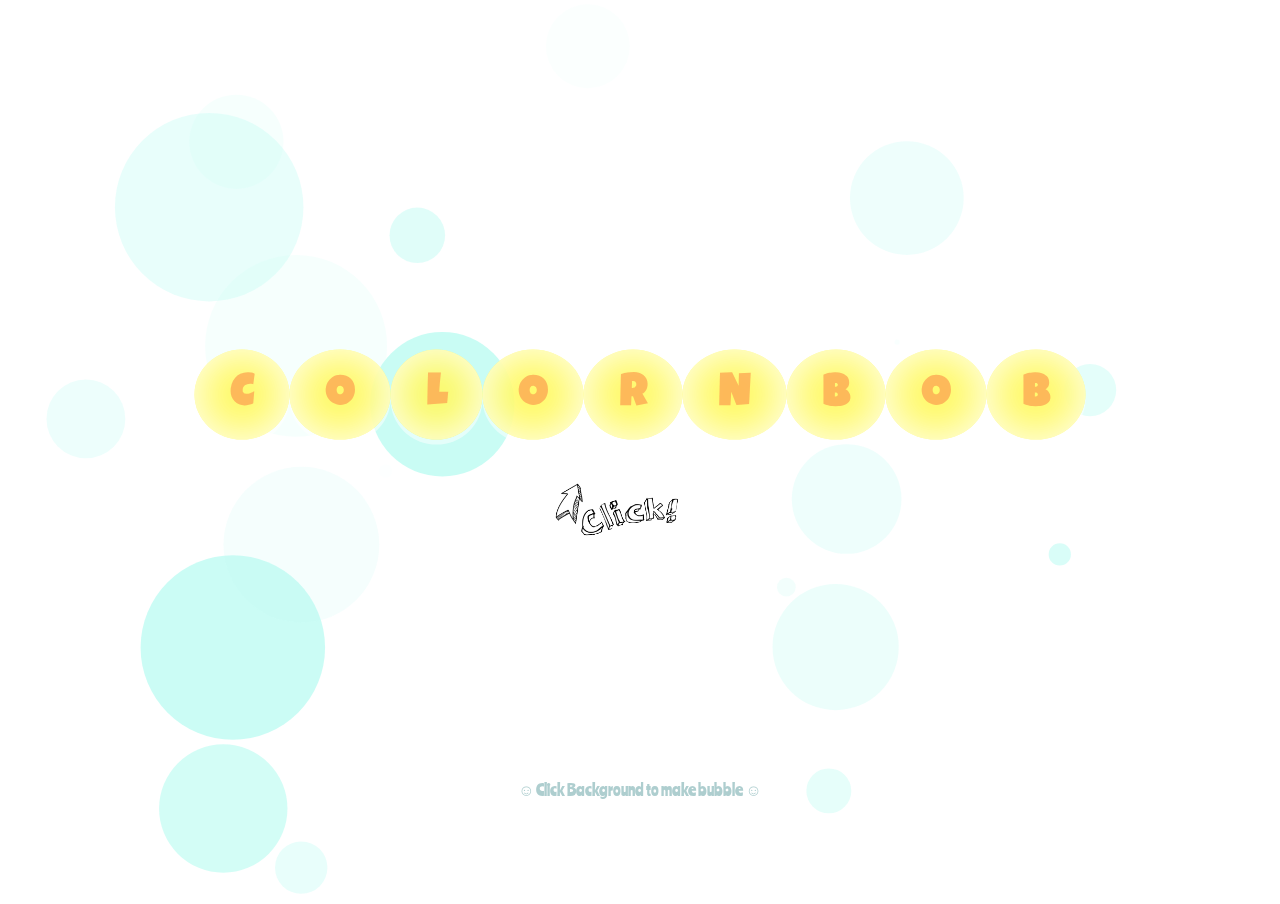
<file: index.html>
<!DOCTYPE html>
<html lang="en">
  <head>
    <meta charset="utf-8" />
    <title>ColornBoB</title>
    <meta
      name="description"
      content="particles.js is a lightweight JavaScript library for creating particles."
    />
    <meta name="author" content="Vincent Garreau" />
    <meta
      name="viewport"
      content="width=device-width; initial-scale=1.0; maximum-scale=1.0; user-scalable=0;"
    />
    <link rel="stylesheet" media="screen" href="css/style.css" />
    <link
      href="https://fonts.googleapis.com/css?family=Luckiest+Guy|Ranchers"
      rel="stylesheet"
    />
    <script src="js/jquery.min.js"></script>
    <script src="js/jquery-ui.js"></script>
    <script src="js/jquery-1.11.0.min.js"></script>
    <script src="js/jquery-color.js"></script>
    <style>
      .hide {
        display: none;
      }
    </style>
    <script>
      function getUrlVars() {
        var vars = {};
        var parts = window.location.href.replace(
          /[?&]+([^=&]+)=([^&#]*)/gi,
          function(m, key, value) {
            vars[key] = value;
          }
        );
        return vars;
      }
      var fType = getUrlVars()["type"];
      var t = 5;
      //顯示倒數秒收
      function showTime() {
        t -= 1;
        if (t == 0) {
          location.href = "chooseTheme.html";
        }
        setTimeout("showTime()", 1000);
      }
      $(document).ready(function() {
        $("qq").text(fType);
        var state = true;
        $("h1").click(function() {
          $("h1").removeClass("myh2");
          $("#clickimg").addClass("hide");
          $("h1").animate(
            {
              top: "-100px",
              opacity: "0.5"
            },
            3000,
            function() {
              $("h1").addClass("hide");
              $("#ImgBob").addClass("hide");
            }
          );
          $("#particles-js").animate(
            {
              opacity: "0"
            },
            3000,
            function() {
              $("#particles-js").addClass("hide");
            }
          );
          $("body").animate(
            {
              backgroundColor: "#e2e8b7"
            },
            1000,
            function() {
              $("body").css("background-color", "#e2e8b7");
              showTime();
            }
          );
        });
      });
    </script>
  </head>

  <body id="particles-js">
    <div>
      <h1 class="myh1 myh2">
        <!-- <div>
          <span>C</span>
          <span>O</span>
          <span>L</span>
          <span>O</span>
          <span>R</span>
        </div>
        <div><span>N</span></div>
        <div>
          <span>B</span>
          <span>O</span>
          <span>B</span>
        </div> -->
        <span>C</span>
        <span>O</span>
        <span>L</span>
        <span>O</span>
        <span>R</span>
        <span>N</span>
        <span>B</span>
        <span>O</span>
        <span>B</span>
        <img
          src="img/click.png"
          id="clickimg"
          onmouseout="this.src='img/click.png'"
          onmouseover="this.src='img/click2.png'"
        />
      </h1>
      <p class="ImgAnywhere" id="ImgBob">☺ Click Background to make bubble ☺</p>
      <!-- <img src="img/2.png" class="ImgAnywhere" id="ImgBob" /> -->
      <!-- <div id="particles-js"></div> -->
    </div>
  </body>
  <script src="js/particles.js"></script>
  <script src="js/app.js"></script>
</html>
</file>
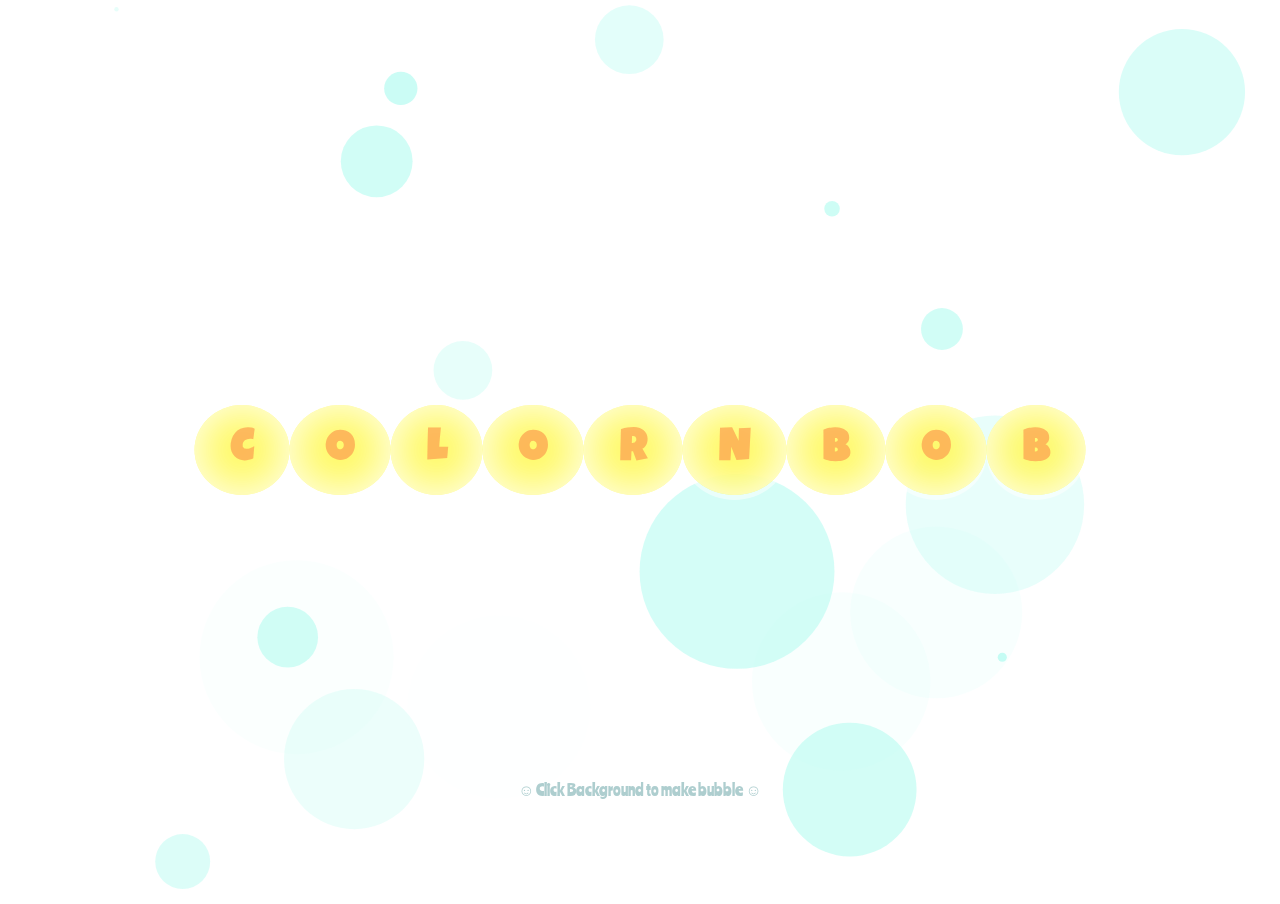
<file: final.html>
<!DOCTYPE html>
<html lang="en">
  <head>
    <meta charset="utf-8" />
    <title>ColornBoB | Final</title>
    <meta
      name="description"
      content="particles.js is a lightweight JavaScript library for creating particles."
    />
    <meta name="author" content="Vincent Garreau" />
    <meta
      name="viewport"
      content="width=device-width, initial-scale=1.0, minimum-scale=1.0, maximum-scale=1.0, user-scalable=no"
    />
    <link rel="stylesheet" media="screen" href="css/style.css" />
    <link
      href="https://fonts.googleapis.com/css?family=Luckiest+Guy|Ranchers"
      rel="stylesheet"
    />

    <script src="js/jquery.min.js"></script>
    <script src="js/jquery-ui.js"></script>
    <script src="js/jquery-1.11.0.min.js"></script>
    <script src="js/jquery-color.js"></script>

    <style>
      .hide {
        display: none;
      }
    </style>
    <script>
      function getUrlVars() {
        var vars = {};
        var parts = window.location.href.replace(
          /[?&]+([^=&]+)=([^&#]*)/gi,
          function(m, key, value) {
            vars[key] = value;
          }
        );
        return vars;
      }
      var fType = getUrlVars()["type"];

      var t = 5;
      //顯示倒數秒收
      function showTime() {
        t -= 1;
        if (t == 0) {
          location.href = "chooseTheme.html";
        }
        setTimeout("showTime()", 1000);
      }
      $(document).ready(function() {
        getUrlVars();
        $(".myh1 span").css("background-color", localStorage.test2);
        $("body").css("background-color", localStorage.test3);
        var state = true;
        $("h1").click(function() {
          $("h1").removeClass("myh2");
          $("#clickimg").addClass("hide");
          $("h1").animate(
            {
              top: "-100px",
              opacity: "0.5"
            },
            3000,
            function() {
              $("h1").addClass("hide");
              $("#ImgBob").addClass("hide");
            }
          );
          $("#particles-js").animate(
            {
              opacity: "0"
            },
            3000,
            function() {
              $("#particles-js").addClass("hide");
            }
          );
          $("body").animate(
            {
              backgroundColor: "#e2e8b7"
            },
            1000,
            function() {
              $("body").css("background-color", "#e2e8b7");
              showTime();
            }
          );
        });
      });
    </script>
  </head>
  <body id="particles-js">
    <div>
      <h1 class="myh1 myh2">
        <span>C</span>
        <span>O</span>
        <span>L</span>
        <span>O</span>
        <span>R</span>
        <span>N</span>
        <span>B</span>
        <span>O</span>
        <span>B</span>
      </h1>
      <p class="ImgAnywhere" id="ImgBob">☺ Click Background to make bubble ☺</p>
    </div>
  </body>
  <script src="js/particles.js"></script>
  <script src="js/app.js"></script>
</html>
</file>
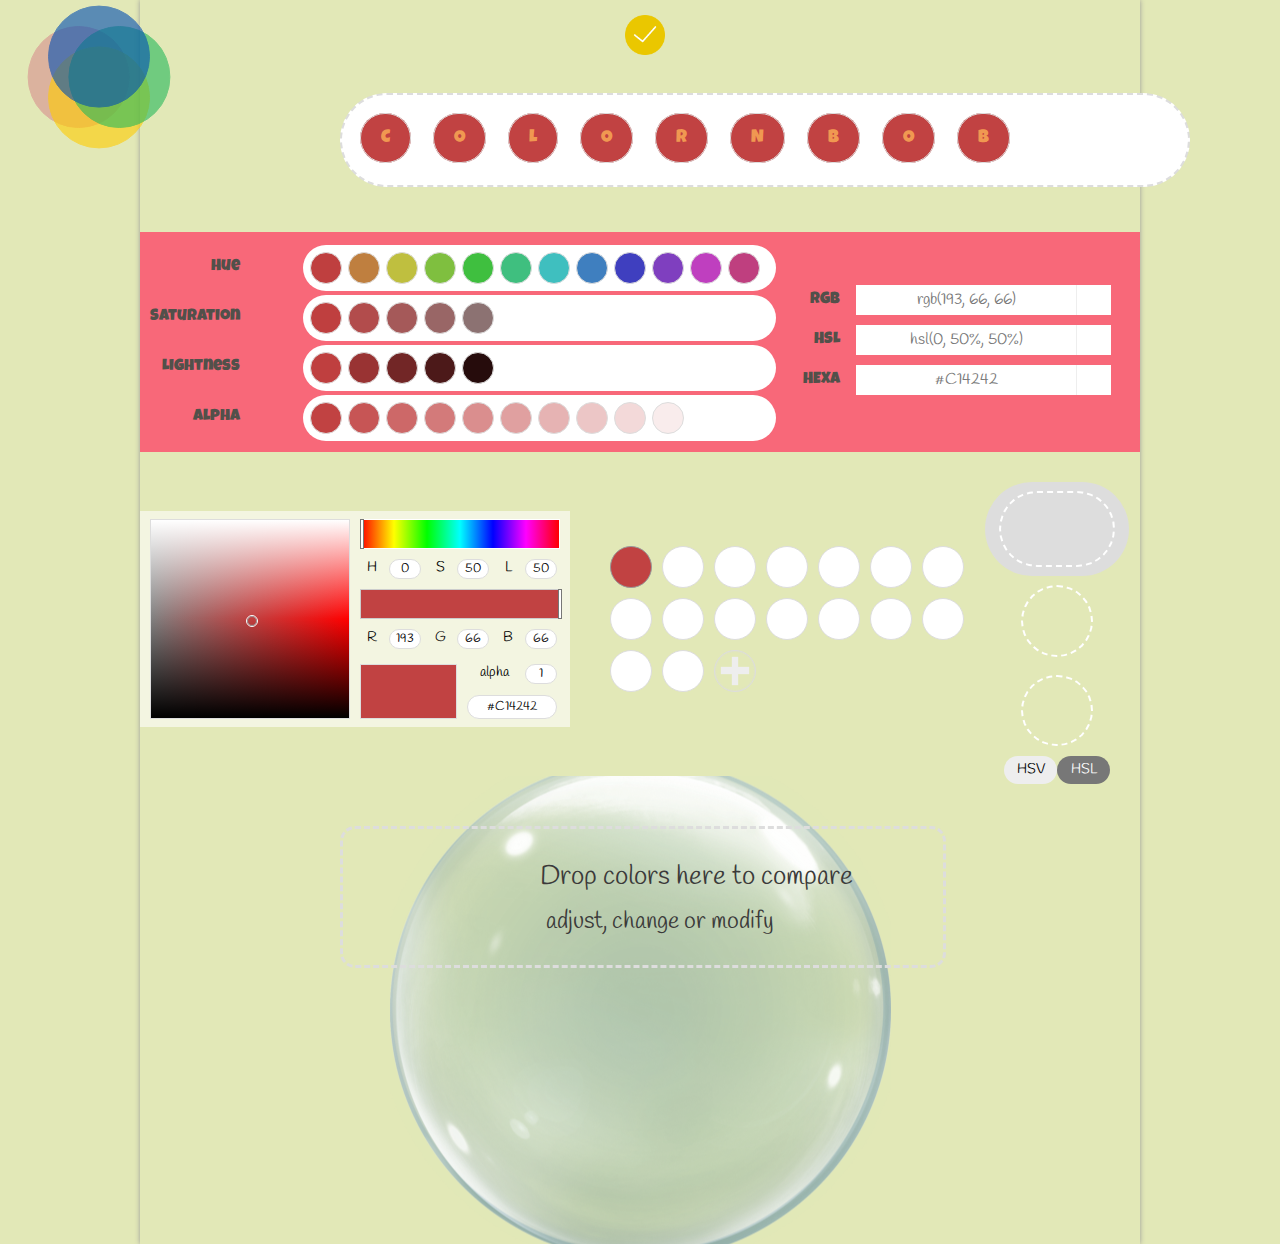
<file: pickcolor.html>
<!DOCTYPE html>
<html lang="en">

<head>
    <meta charset="utf-8">
    <title>ColornBoB | PICK！</title>
    <meta name="description" content="particles.js is a lightweight JavaScript library for creating particles.">
    <meta name="author" content="Vincent Garreau" />
    <meta name="viewport" content="width=device-width, initial-scale=1.0, minimum-scale=1.0, maximum-scale=1.0, user-scalable=no">
    <link href="https://fonts.googleapis.com/css?family=Luckiest+Guy|Ranchers|Handlee" rel="stylesheet">

    <link rel="stylesheet" href="css/pick.css">

    <script src="js/jquery.min.js"></script>
    <script src="js/jquery-ui.js"></script>
    <script src="js/jquery-ui.min.js"></script>

    <script src="js/jquery-1.11.0.min.js"></script>
    <script src="js/jquery-color.js"></script>
    <script src="js/pick.js"></script>
    <style>
        .hide {
            display: none;
        }
        
        #success {
            margin-bottom: -4%;
            margin-left: 48.5%;
            width: 4%;
        }
    </style>
    <script>
        $(document).ready(function() {
            $('#menu img').addClass('hide');
            $("#w3s").click(function() {
                var basefont = $('.colorbob div').css('background-color');
                $("#w3s").attr("href", "final.html?data=" + basefont);
                localStorage.test2 = basefont;
            });
            $('#menu').mouseover(function() {
                $('#menu img').removeClass('hide');
            });
            $('#menu').mouseout(function() {
                $('#menu img').addClass('hide');
            });
        });
    </script>
</head>

<body>

    <div id="container">

        <div>
            <a href="final.html" id="w3s"><img src="img/success.png" id="success" onmouseout="this.src='img/success.png'" onmouseover="this.src='img/success_2.png'"></a>
        </div>
        <div id="newcolors">
            <div class="colorbob">
                <div>C</div>
                <div>O</div>
                <div>L</div>
                <div>O</div>
                <div>R</div>
                <div>N</div>
                <div>B</div>
                <div>O</div>
                <div>B</div>
            </div>
        </div>
        <div id="palette" class="block">

            <div id="color-palette"></div>

            <div id="color-info">
            </div>
        </div>


        <div id="picker" class="block">

            <div class="ui-color-picker" data-topic="picker" data-mode="HSL"></div>

            <div id="picker-samples" sample-id="master"></div>

            <div id="controls">

                <div id="delete">

                    <div id="trash-can"></div>
                </div>

                <div id="void-sample" class="icon"></div>
            </div>
        </div>


        <div id="canvas" data-tutorial="drop">

            <div id="zindex" class="ui-input-slider" data-topic="z-index" data-info="z-index"  data-max="20" data-sensivity="10"></div>
        </div>
    </div>

    <div class="bobmenu">
        <ul id="menu">
            <li onclick="javascript:location.href='index.html'"><img src="img/bubbles.png"></li>
            <li onclick="javascript:location.href='chooseTheme.html'"><img src="img/pantone.png"></li>
            <li onclick="javascript:location.href='pickcolor.html'"><img src="img/palette.png"></li>
            <li onclick="javascript:location.href='introduce.html'"><img src="img/laughing.png"></li>
        </ul>
    </div>
</body>

</html>
</file>
<file: css/style.css>
html,
body {
  width: 100%;
  height: 100%;
  padding: 0;
  margin: 0;
}
::selection {
  background: rgba(252, 246, 248, 0);
}
#particles-js {
  width: 100%;
  height: 100%;
  background-color: rgba(255, 255, 255, 0.59);
  background-size: cover;
  background-position: 50% 50%;
  background-repeat: no-repeat;
}
.myh1 {
  margin: 0;
  padding: 0;
  position: absolute;
  top: 50%;
  left: 50%;
  transform: translate(-50%, -50%);
}
.myh1:hover {
  cursor: pointer;
}
.myh1 span {
  font-size: 5vmin;
  color: rgba(252, 172, 85, 0.83);
  background: rgba(255, 248, 65, 0.88);
  padding: 2.5vmin 4vmin;
  font-family: "Luckiest Guy", cursive;
  display: table-cell;
  border-radius: 100%;
  box-shadow: inset 0 0 50px rgb(255, 255, 255),
    0 5px 0 rgba(255, 255, 255, 0.51), 0 15px 5px rgba(0, 0, 0, 0);
}
.myh2 span {
  animation: animate 1.5s infinite;
}
@keyframes animate {
  0% {
    transform: translateY(0px);
    box-shadow: inset 0 0 50px rgb(255, 255, 255),
      0 5px 0 rgba(255, 255, 255, 0.51), 0 15px 5px rgba(0, 0, 0, 0);
  }
  50% {
    transform: translateY(-20px);
    box-shadow: inset 0 0 50px rgb(255, 255, 255),
      0 5px 0 rgba(247, 247, 46, 0.52), 0 15px 5px rgba(0, 0, 0, 0);
  }
  100% {
    transform: translateY(0px);
    box-shadow: inset 0 0 50px rgb(255, 255, 255),
      0 5px 0 rgba(247, 247, 46, 0.52), 0 15px 5px rgba(0, 0, 0, 0);
  }
}
.myh2 span:nth-child(1) {
  animation-delay: 0.2s;
}
.myh2 span:nth-child(2) {
  animation-delay: 0.4s;
}
.myh2 span:nth-child(3) {
  animation-delay: 0.6s;
}
.myh2 span:nth-child(4) {
  animation-delay: 0.8s;
}
.myh2 span:nth-child(5) {
  animation-delay: 1s;
}
.myh2 span:nth-child(6) {
  animation-delay: 1.2s;
}
.myh2 span:nth-child(7) {
  animation-delay: 1.4s;
}
.myh2 span:nth-child(8) {
  animation-delay: 1.6s;
}
.myh2 span:nth-child(9) {
  animation-delay: 1.8s;
}

.myh1Fly span {
  animation: Flyani 5s infinite;
}
@keyframes Flyani {
  0% {
    transform: translateY(0px);
    box-shadow: inset 0 0 50px rgb(255, 255, 255),
      0 5px 0 rgba(255, 255, 255, 0.51), 0 15px 5px rgba(0, 0, 0, 0);
  }
  10% {
    transform: translateY(-10px);
    box-shadow: inset 0 0 50px rgb(255, 255, 255),
      0 5px 0 rgba(255, 255, 255, 0.51), 0 15px 5px rgba(0, 0, 0, 0);
  }
  100% {
    transform: translateY(-1000px);
    box-shadow: inset 0 0 50px rgb(255, 255, 255),
      0 5px 0 rgba(255, 255, 255, 0.51), 0 15px 5px rgba(0, 0, 0, 0);
    opacity: 0;
  }
}
#clickimg {
  margin-top: 4vh;
  width: 15%;
  margin-left: 40%;
}
.ImgAnywhere {
  opacity: 0.5;
  margin: 0;
  padding: 0;
  position: absolute;
  bottom: 10%;
  left: 50%;
  text-align: center;
  transform: translate(-50%, -50%);
  width: 40vh;
  animation: animate3 2.5s infinite;
  font-family: "Ranchers", cursive;
  color: cadetblue;
}
@keyframes animate3 {
  0% {
    opacity: 1;
  }
  50% {
    opacity: 0.5;
  }
  100% {
    opacity: 1;
  }
}

@media screen and (max-width: 800px) {
  .ImgAnywhere {
    width: 30vh;
  }
}
/*
.text
{
    position:absolute;
    margin-top: -550px;
    margin-left: 300px;
    text-align: center;
    display: inline-block;
    transition: .5s;
}
.text span
{
    background: #fff;
    width: 80px;
    height: 80px;
    display: block;
    line-height: 80px;
    font-family: 'Ranchers', cursive;
    font-weight: bold;
    color: rgba(182, 156, 109, 0.66);
    font-size: 30px;
    float: left;
    transition: .5s;
}
.text span
{
    border-top-left-radius: 50px;
    border-bottom-left-radius: 50px;
    border-top-right-radius: 50px;
    border-bottom-right-radius: 50px;
}
.text:hover span
{
    transform: translateY(-5px);
    color: rgba(182, 156, 109, 0.66);
    box-shadow: 0 20px 20px rgba(0,0,0,.1), inset 0px 0 20px rgba(171, 152, 152, 0.2);
}
.text:hover span:nth-child(even)
{
    transform: skewY(15deg);
    color: #a0a0a0;
    box-shadow: 0 30px 20px rgba(0,0,0,.1), inset 0px 0 30px rgba(171, 152, 152, 0.2);
}

*/
</file>
<file: css/pick.css>
.bobmenu {
  position: fixed;
  top: 0;
  left: 3%;
}
#menu {
  width: 70px;
  height: 70px;
  padding: 0;
  position: relative;
}
#menu img {
  margin-top: 15px;
}
#menu li {
  display: block;
  width: 100px;
  height: 100px;
  background-color: blue;
  border-radius: 50%;
  opacity: 0.6;
  /*  mix-blend-mode: screen;*/
  position: absolute;
  transition: transform 0.12s ease-out, opacity 0.12s ease-out,
    color 0.12s ease-out;
  cursor: pointer;
  text-align: center;
  line-height: 70px;
  color: white;
  color: transparent;
  margin: 10px;
}
#menu li:first-child:after {
  display: none;
}

#menu li:nth-child(1) {
  border: 1px solid #004db3;
  background-color: #004db3;
  transform: translate(0, -20%);
  z-index: 3;
  transition-duration: 0.12s;
}

#menu li:nth-child(2) {
  border: 1px solid #26b85a;
  background-color: #26b85a;
  transform: translate(20%, 0);
  z-index: 2;
  transition-duration: 0.24s;
}

#menu li:nth-child(3) {
  border: 1px solid #ffcb00;
  background-color: #ffcb00;
  transform: translate(0, 20%);
  z-index: 1;
  transition-duration: 0.36s;
}

#menu li:nth-child(4) {
  border: 1px solid #d88e8e;
  background-color: #d88e8e;
  transform: translate(-20%, 0);
  z-index: 0;
  transition-duration: 0.48s;
}

#menu:hover li {
  color: white;
  /*  background-color:rgba(176, 208, 211, 0);*/
}

#menu:hover li:nth-child(1) {
  transform: translate(0, 0%);
}

#menu:hover li:nth-child(1):hover {
  opacity: 1;
  transition-timing-function: cubic-bezier(0.5, 0, 0.5, 1);
  transform: translate(0, 0%) scale(1.15, 1.15);
  transition-duration: 0.24s;
}

#menu:hover li:nth-child(1):after {
  opacity: 1;
  transition-delay: 0.08s;
}

#menu:hover li:nth-child(2) {
  transform: translate(0, 110%);
}

#menu:hover li:nth-child(2):hover {
  opacity: 1;
  transition-timing-function: cubic-bezier(0.5, 0, 0.5, 1);
  transform: translate(0, 110%) scale(1.15, 1.15);
  transition-duration: 0.24s;
}

#menu:hover li:nth-child(2):after {
  opacity: 1;
  transition-delay: 0.16s;
}

#menu:hover li:nth-child(3) {
  transform: translate(0, 220%);
}

#menu:hover li:nth-child(3):hover {
  opacity: 1;
  transition-timing-function: cubic-bezier(0.5, 0, 0.5, 1);
  transform: translate(0, 220%) scale(1.15, 1.15);
  transition-duration: 0.24s;
}

#menu:hover li:nth-child(3):after {
  opacity: 1;
  transition-delay: 0.24s;
}

#menu:hover li:nth-child(4) {
  transform: translate(0, 330%);
}

#menu:hover li:nth-child(4):hover {
  opacity: 1;
  transition-timing-function: cubic-bezier(0.5, 0, 0.5, 1);
  transform: translate(0, 330%) scale(1.15, 1.15);
  transition-duration: 0.24s;
}

#menu:hover li:nth-child(4):after {
  opacity: 1;
  transition-delay: 0.32s;
}

/*cover*/

#cover {
  background-color: rgba(38, 184, 90, 0.89);
  position: absolute;
  width: 100%;
  height: 100%;
}

#newcolors {
  width: 92vh;
  height: 8vh;
  margin: 5vh;
  margin-top: 8vh;
  margin-left: 20%;
  padding: 1vh;
  background-color: #fff;
  border-radius: 100px;
  border: 2px dashed #ddd;
}
.colorbob {
  margin-top: 2.5vh;
}

.colorbob div {
  width: 11vh;
  height: 9vh;
  margin: 1vh;
  border: 1px solid #ddd;
  text-align: center;
  font-size: 2vh;
  color: rgba(252, 172, 85, 0.83);
  background: rgba(255, 248, 65, 0.88);
  padding: 15px 20px;
  font-family: "Luckiest Guy", cursive;
  display: inline;
  border-radius: 100px;
}

.colorbob div:nth-child(1):hover {
  transform: scale(1.15);
}

/*調色處*/

.ui-color-picker {
  width: 420px;
  margin: 0;
  background-color: rgba(255, 255, 255, 0.58);
  display: table;
  -moz-user-select: none;
  -webkit-user-select: none;
  -ms-user-select: none;
  user-select: none;
}

/*大調色盤*/

.ui-color-picker .picking-area {
  width: 198px;
  height: 198px;
  margin: 5px;
  border: 1px solid #ddd;
  position: relative;
  float: left;
  display: table;
}

/*改變滑鼠的行裝*/

.ui-color-picker .picking-area:hover {
  cursor: default;
}

/* HSV format - Hue-Saturation-Value(Brightness) */

.ui-color-picker .picking-area {
  background: url("https://mdn.mozillademos.org/files/5707/picker_mask_200.png")
    center center;
  background: -moz-linear-gradient(bottom, #000 0%, rgba(0, 0, 0, 0) 100%),
    -moz-linear-gradient(left, #fff 0%, rgba(255, 255, 255, 0) 100%);
  background: -webkit-linear-gradient(bottom, #000 0%, rgba(0, 0, 0, 0) 100%),
    -webkit-linear-gradient(left, #fff 0%, rgba(255, 255, 255, 0) 100%);
  background: -ms-linear-gradient(bottom, #000 0%, rgba(0, 0, 0, 0) 100%),
    -ms-linear-gradient(left, #fff 0%, rgba(255, 255, 255, 0) 100%);
  background: -o-linear-gradient(bottom, #000 0%, rgba(0, 0, 0, 0) 100%),
    -o-linear-gradient(left, #fff 0%, rgba(255, 255, 255, 0) 100%);
  background-color: #f00;
}

/* HSL format - Hue-Saturation-Lightness */

.ui-color-picker[data-mode="HSL"] .picking-area {
  background: -moz-linear-gradient(
      top,
      hsl(0, 0%, 100%) 0%,
      hsla(0, 0%, 100%, 0) 50%,
      hsla(0, 0%, 0%, 0) 50%,
      hsl(0, 0%, 0%) 100%
    ),
    -moz-linear-gradient(left, hsl(0, 0%, 50%) 0%, hsla(0, 0%, 50%, 0) 100%);
  background: -webkit-linear-gradient(
      top,
      hsl(0, 0%, 100%) 0%,
      hsla(0, 0%, 100%, 0) 50%,
      hsla(0, 0%, 0%, 0) 50%,
      hsl(0, 0%, 0%) 100%
    ),
    -webkit-linear-gradient(left, hsl(0, 0%, 50%) 0%, hsla(0, 0%, 50%, 0) 100%);
  background: -ms-linear-gradient(
      top,
      hsl(0, 0%, 100%) 0%,
      hsla(0, 0%, 100%, 0) 50%,
      hsla(0, 0%, 0%, 0) 50%,
      hsl(0, 0%, 0%) 100%
    ),
    -ms-linear-gradient(left, hsl(0, 0%, 50%) 0%, hsla(0, 0%, 50%, 0) 100%);
  background: -o-linear-gradient(
      top,
      hsl(0, 0%, 100%) 0%,
      hsla(0, 0%, 100%, 0) 50%,
      hsla(0, 0%, 0%, 0) 50%,
      hsl(0, 0%, 0%) 100%
    ),
    -o-linear-gradient(left, hsl(0, 0%, 50%) 0%, hsla(0, 0%, 50%, 0) 100%);
  background-color: #f00;
}

.ui-color-picker .picker {
  width: 10px;
  height: 10px;
  border-radius: 100%;
  border: 1px solid #fff;
  position: absolute;
  top: 45%;
  left: 45%;
}

.ui-color-picker .picker:before {
  width: 8px;
  height: 8px;
  content: "";
  position: absolute;
  border: 1px solid #999;
  border-radius: 100%;
}

.ui-color-picker .hue,
.ui-color-picker .alpha {
  width: 198px;
  height: 28px;
  margin: 5px;
  border: 1px solid #fff;
  float: left;
}

.ui-color-picker .hue {
  background: url("https://mdn.mozillademos.org/files/5701/hue.png") center;
  background: -moz-linear-gradient(
    left,
    #f00 0%,
    #ff0 16.66%,
    #0f0 33.33%,
    #0ff 50%,
    #00f 66.66%,
    #f0f 83.33%,
    #f00 100%
  );
  background: -webkit-linear-gradient(
    left,
    #f00 0%,
    #ff0 16.66%,
    #0f0 33.33%,
    #0ff 50%,
    #00f 66.66%,
    #f0f 83.33%,
    #f00 100%
  );
  background: -ms-linear-gradient(
    left,
    #f00 0%,
    #ff0 16.66%,
    #0f0 33.33%,
    #0ff 50%,
    #00f 66.66%,
    #f0f 83.33%,
    #f00 100%
  );
  background: -o-linear-gradient(
    left,
    #f00 0%,
    #ff0 16.66%,
    #0f0 33.33%,
    #0ff 50%,
    #00f 66.66%,
    #f0f 83.33%,
    #f00 100%
  );
}

.ui-color-picker .alpha {
  border: 1px solid #ccc;
  background: url("https://mdn.mozillademos.org/files/5705/alpha.png");
}

.ui-color-picker .alpha-mask {
  width: 100%;
  height: 100%;
  background: url("https://mdn.mozillademos.org/files/6089/alpha_mask.png");
}

.ui-color-picker .slider-picker {
  width: 2px;
  height: 100%;
  border: 1px solid #777;
  background-color: #fff;
  position: relative;
  top: -1px;
}

/* input HSV and RGB */

.ui-color-picker .info {
  width: 200px;
  margin: 5px;
  float: left;
}

.ui-color-picker .info * {
  float: left;
}

.ui-color-picker .input {
  width: 64px;
  margin: 5px 2px;
  float: left;
}

.ui-color-picker .input .name {
  height: 20px;
  width: 30px;
  text-align: center;
  font-size: 14px;
  font-family: "Handlee", cursive;
  line-height: 18px;
  float: left;
}

.ui-color-picker .input input {
  border-radius: 100px;
  width: 30px;
  height: 18px;
  margin: 0;
  padding: 0;
  border: 1px solid #ddd;
  text-align: center;
  float: right;
  font-family: "Handlee", cursive;
  -moz-user-select: text;
  -webkit-user-select: text;
  -ms-user-select: text;
}

.ui-color-picker .input[data-topic="lightness"] {
  display: none;
}

.ui-color-picker[data-mode="HSL"] .input[data-topic="value"] {
  display: none;
}

.ui-color-picker[data-mode="HSL"] .input[data-topic="lightness"] {
  display: block;
}

.ui-color-picker .input[data-topic="alpha"] {
  margin-top: 10px;
  width: 93px;
}

.ui-color-picker .input[data-topic="alpha"] > .name {
  width: 60px;
}

.ui-color-picker .input[data-topic="alpha"] > input {
  float: right;
}

.ui-color-picker .input[data-topic="hexa"] {
  width: auto;
  float: right;
  margin: 6px 8px 0 0;
}

.ui-color-picker .input[data-topic="hexa"] > .name {
  display: none;
}

.ui-color-picker .input[data-topic="hexa"] > input {
  width: 90px;
  height: 24px;
  padding: 2px 0;
  -moz-box-sizing: border-box;
  -webkit-box-sizing: border-box;
  box-sizing: border-box;
}

/* Preview color */

.ui-color-picker .preview {
  width: 95px;
  height: 53px;
  margin: 5px;
  margin-top: 10px;
  border: 1px solid #ddd;
  background-image: url("https://mdn.mozillademos.org/files/5705/alpha.png");
  float: left;
  position: relative;
}

.ui-color-picker .preview:before {
  height: 100%;
  width: 50%;
  left: 50%;
  top: 0;
  content: "";
  background: #fff;
  position: absolute;
  z-index: 1;
}

.ui-color-picker .preview-color {
  width: 100%;
  height: 100%;
  background-color: rgba(255, 0, 0, 0.5);
  position: absolute;
  z-index: 1;
}

.ui-color-picker .switch_mode {
  width: 10px;
  height: 20px;
  position: relative;
  border-radius: 5px 0 0 5px;
  border: 1px solid #ddd;
  background-color: #eee;
  left: -12px;
  top: -1px;
  z-index: 1;
  transition: all 0.5s;
}

.ui-color-picker .switch_mode:hover {
  background-color: #ccc;
  cursor: pointer;
}

/*
 * UI Component
 */

.ui-input-slider {
  height: 20px;
  font-family: "Handlee", cursive;
  -moz-user-select: none;
  user-select: none;
}

.ui-input-slider * {
  float: left;
  height: 100%;
  line-height: 100%;
}

/* Input Slider */

.ui-input-slider > input {
  margin: 0;
  padding: 0;
  width: 50px;
  text-align: center;
  -moz-box-sizing: border-box;
  -webkit-box-sizing: border-box;
  box-sizing: border-box;
}

.ui-input-slider-info {
  width: 90px;
  padding: 0px 10px 0px 0px;
  text-align: right;
  text-transform: lowercase;
}

.ui-input-slider-left,
.ui-input-slider-right {
  width: 16px;
  cursor: pointer;
  background: url("https://mdn.mozillademos.org/files/5679/arrows.png") center
    left no-repeat;
}

.ui-input-slider-right {
  background: url("https://mdn.mozillademos.org/files/5679/arrows.png") center
    right no-repeat;
}

.ui-input-slider-name {
  width: 90px;
  padding: 0 10px 0 0;
  text-align: right;
  text-transform: lowercase;
}

.ui-input-slider-btn-set {
  width: 25px;
  background-color: #2c9fc9;
  border-radius: 5px;
  color: #fff;
  font-weight: bold;
  line-height: 14px;
  text-align: center;
}

.ui-input-slider-btn-set:hover {
  background-color: #8ee09e;
  cursor: pointer;
}

/*
 * COLOR PICKER TOOL
 */

body {
  background-color: #e2e8b7;
  max-width: 1000px;
  margin: 0 auto;
  font-family: "Handlee", cursive;
  box-shadow: 0 0 5px 0 #999;
  -moz-box-sizing: border-box;
  -webkit-box-sizing: border-box;
  box-sizing: border-box;
  -moz-user-select: none;
  -webkit-user-select: none;
  -ms-user-select: none;
  user-select: none;
}

/**
 * Resize Handle
 */

.resize-handle {
  width: 10px;
  height: 10px;
  background: url("https://mdn.mozillademos.org/files/6083/resize.png") center
    center no-repeat;
  position: absolute;
  bottom: 0;
  right: 0;
}

[data-resize="both"]:hover {
  cursor: nw-resize !important;
}

[data-resize="width"]:hover {
  cursor: w-resize !important;
}

[data-resize="height"]:hover {
  cursor: n-resize !important;
}

[data-hidden="true"] {
  display: none;
}

[data-collapsed="true"] {
  height: 0 !important;
}

.block {
  display: table;
}

/**
 * 	Container
 */

#container {
  width: 100%;
  height: 100%;
  -moz-box-sizing: border-box;
  -webkit-box-sizing: border-box;
  box-sizing: border-box;
  display: table;
  z-index: 100;
}

/**
 * 	Picker Zone
 */

#picker {
  /* padding: 1vh; */
  width: 100%;
  display: flex;
  flex-direction: row;
  align-items: center;
}

.ui-color-picker {
  padding: 3px 5px;
  float: left;
  border-color: #fff;
}

.ui-color-picker .switch_mode {
  display: none;
}

.ui-color-picker .preview-color:hover {
  cursor: move;
}

/**
 * Picker Container
 */

#picker-samples {
  width: 375px;
  height: 114px;
  max-height: 218px;
  margin: 0 10px 0 30px;
  overflow: hidden;
  position: relative;
  float: left;
  transition: all 0.2s;
}

#picker-samples .sample {
  width: 40px;
  height: 40px;
  margin: 5px;
  border: 1px solid #ddd;
  position: absolute;
  float: left;
  transition: all 0.2s;
  border-radius: 100px;
}

#picker-samples .sample:hover {
  cursor: pointer;
  border-color: #edb9b9;
  transform: scale(1.15);
  border-radius: 100px;
}

#picker-samples .sample[data-active="true"] {
  border-color: #999;
}

#picker-samples .sample[data-active="true"]:after {
  content: "";
  position: absolute;
  background: url("https://mdn.mozillademos.org/files/6065/arrow.png") center
    no-repeat;
  width: 100%;
  height: 12px;
  top: -12px;
  z-index: 2;
}

/*加號*/

#picker-samples #add-icon {
  width: 100%;
  height: 100%;
  position: relative;
  border-radius: 100px;
  box-shadow: inset 0px 0px 2px 0px #ddd;
}

#picker-samples #add-icon:hover {
  cursor: pointer;
  border-color: #ddd;
  box-shadow: inset 0px 0px 5px 0px #ccc;
}

#picker-samples #add-icon:before,
#picker-samples #add-icon:after {
  content: "";
  position: absolute;
  background-color: #eee;
  box-shadow: 0 0 1px 0 #eee;
}

#picker-samples #add-icon:before {
  width: 70%;
  height: 16%;
  top: 42%;
  left: 15%;
}

#picker-samples #add-icon:after {
  width: 16%;
  height: 70%;
  top: 15%;
  left: 42%;
}

#picker-samples #add-icon:hover:before,
#picker-samples #add-icon:hover:after {
  background-color: #ddd;
  box-shadow: 0 0 1px 0 #ddd;
}

/**
 * 	Controls
 */

#controls {
  width: 16vh;
  /* padding: 10px; */
  /* float: right; */
  margin-top: 10vh;
  display: flex;
  flex-direction: column;
  align-items: center;
  justify-content: center;
}

#controls #picker-switch {
  text-align: center;
  float: left;
}

#controls .icon {
  width: 7.5vh;
  height: 7.5vh;
  margin: 1vh 0;
  background-repeat: no-repeat;
  background-position: center;
  border: 2px dashed #ffffff;
  /* display: table; */
  /* float: right; */
  /* margin-right: 30px; */
  border-radius: 100px;
}

#controls .icon:hover {
  cursor: pointer;
}

#controls .picker-icon {
  background-image: url("https://mdn.mozillademos.org/files/6081/picker.png");
}

#controls #void-sample {
  background-image: url("https://mdn.mozillademos.org/files/6087/void.png");
  background-position: center left;
}

#controls #void-sample[data-active="true"] {
  border-color: #ccc;
  border-radius: 100px;
  background-position: center right;
}

#controls .switch {
  width: 106px;
  padding: 1px;
  font-size: 14px;
  text-align: center;
  line-height: 24px;
  overflow: hidden;
  float: left;
}

#controls .switch:hover {
  cursor: pointer;
}

#controls .switch > * {
  width: 50%;
  padding: 2px 0;
  background-color: #eee;
  float: left;
  border-radius: 100px;
}

#controls .switch [data-active="true"] {
  color: #fff;
  background-image: url("https://mdn.mozillademos.org/files/6025/grain.png");
  background-color: #777;
}

/**
 * 	Trash Can
 */

#delete {
  margin-top: -60px;
  width: 100%;
  height: 94px;
  background-color: #ddd;
  background-image: url("https://mdn.mozillademos.org/files/6025/grain.png");
  background-repeat: repeat;
  border-radius: 100px;
  text-align: center;
  color: #777;
  position: relative;
  float: right;
}

#delete #trash-can {
  width: 80%;
  height: 80%;
  border: 2px dashed #fff;
  border-radius: 100px;
  background: url("https://mdn.mozillademos.org/files/6085/trash-can.png")
    no-repeat center;
  position: absolute;
  top: 10%;
  left: 10%;
  -moz-box-sizing: border-box;
  -webkit-box-sizing: border-box;
  box-sizing: border-box;
  transition: all 0.2s;
}

#delete[drag-state="enter"] {
  background-color: #999;
}

/**
 * 	Color Theme
 */

#color-theme {
  margin: 0 8px 0 0;
  border: 1px solid #eee;
  display: inline-block;
  float: right;
}

#color-theme .box {
  width: 80px;
  height: 92px;
  float: left;
}

/**
 * Color info box
 */

#color-info {
  width: 360px;
  float: left;
  margin-top: -5px;
}

#color-info .title {
  width: 100%;
  padding: 15px;
  font-size: 10px;
  text-align: center;
}

#color-info .copy-container {
  position: absolute;
  top: -100%;
}

#color-info .property {
  min-width: 280px;
  height: 30px;
  margin: 10px 0;
  text-align: center;
  line-height: 30px;
}

#color-info .property > * {
  float: left;
}

#color-info .property .type {
  width: 60px;
  height: 100%;
  padding: 0 16px 0 0;
  text-align: right;
}

#color-info .property .value {
  width: 200px;
  height: 100%;
  padding: 0 10px;
  font-family: "Handlee", cursive;
  font-size: 16px;
  color: #777;
  text-align: center;
  background-color: #fff;
  border: none;
}

#color-info .property .value:hover {
  color: #37994a;
}

#color-info .property .value:hover + .copy {
  background-position: center right;
}

/*旁邊複製的部分*/

#color-info .property .copy {
  width: 24px;
  height: 100%;
  padding: 0 5px;
  background-color: #fff;
  background-image: url("https://mdn.mozillademos.org/files/6073/copy.png");
  background-repeat: no-repeat;
  background-position: center left;
  border-left: 1px solid #eee;
  text-align: right;
  float: left;
}

#color-info .property .copy:hover {
  background-position: center right;
}

/**
 * 	Color Palette
 */

#palette {
  font-family: "Luckiest Guy", cursive;
  width: 100%;
  padding: 10px 0;
  background-image: url("https://mdn.mozillademos.org/files/6025/grain.png");
  background-repeat: repeat;
  background-color: #f86879;
  color: #52504a;
  -moz-box-sizing: border-box;
  -webkit-box-sizing: border-box;
  box-sizing: border-box;
  display: flex;
  flex-direction: row;
  justify-content: center;
  align-items: center;
}

#color-palette {
  width: 640px;
  font-family: "Luckiest Guy", cursive;
  color: #52504a;
  float: left;
}

#color-palette .container {
  width: 100%;
  height: 50px;
  line-height: 50px;
  overflow: hidden;
  float: left;
  transition: all 0.5s;
}

#color-palette .container > * {
  float: left;
  border-radius: 100px;
}

#color-palette .title {
  width: 90px;
  padding: 0 10px;
  text-align: right;
  line-height: inherit;
}

#color-palette .palette {
  width: 465px;
  height: 38px;
  margin: 3px;
  padding: 4px;
  display: table;
  background-color: #fff;
}

/*顏色小圈圈*/

#color-palette .palette .sample {
  width: 30px;
  height: 30px;
  margin: 3px;
  position: relative;
  border: 1px solid #ddd;
  float: left;
  transition: all 0.2s;
  border-radius: 100px;
}

/*hover顏色小圈圈*/

#color-palette .palette .sample:hover {
  cursor: pointer;
  border: 1px solid #ff006c;
  transform: scale(1.1);
}

/*QQ*/

#color-palette .controls {
}

/*QQ*/

#color-palette .controls > * {
  float: left;
}

/*鎖頭的滑鼠變手*/

#color-palette .controls > *:hover {
  cursor: pointer;
}

/*鎖頭圖片設定*/

#color-palette .controls .lock {
  width: 24px;
  height: 24px;
  margin: 10px;
  padding: 3px;
  background-image: url("https://mdn.mozillademos.org/files/6077/lock.png");
  background-repeat: no-repeat;
  background-position: bottom right;
}

/*鎖頭hover的效果位置*/

#color-palette .controls .lock:hover {
  /*background-image: url('images/unlocked-hover.png');*/
  background-position: bottom left;
}

/*鎖頭鎖起來的部分*/

#color-palette .controls .lock[locked-state="true"] {
  /*background-image: url('images/locked.png');*/
  background-position: top left;
}

/*鎖頭鎖起來的部分*/

#color-palette .controls .lock[locked-state="true"]:hover {
  /*background-image: url('images/lock-hover.png');*/
  background-position: top right;
}

/**
 * Canvas
 */

#canvas {
  width: 100%;
  height: 52vh;
  min-height: 25vh;
  margin-top: -1vh;
  border-top: 0px solid #ddd;
  /* background-image: url(https://mdn.mozillademos.org/files/6025/grain.png); */
  background-image: url(../img/1.png);
  background-repeat: no-repeat;
  background-position: center;
  position: relative;
  float: left;
}

/*下面的方塊*/

#canvas[data-tutorial="drop"] {
  text-align: center;
  font-size: 3vh;
  color: #3b3a3a;
}

#canvas[data-tutorial="drop"]:before {
  content: "Drop colors here to compare";
  width: 40%;
  padding: 30px 9% 70px 11%;
  background-image: url("https://mdn.mozillademos.org/files/6075/drop.png");
  background-repeat: no-repeat;
  background-position: left 35px top 60%;
  text-align: right;
  border: 3px dashed rgb(221, 221, 221);
  border-radius: 15px;
  position: absolute;
  top: 50px;
  left: 20%;
}

#canvas[data-tutorial="drop"]:after {
  content: "adjust, change or modify";
  width: 40%;
  font-size: 24px;
  position: absolute;
  top: 130px;
  left: 32%;
  z-index: 2;
}

#canvas [data-tutorial="dblclick"] {
  background-color: #8a4b4b !important;
}

#canvas [data-tutorial="dblclick"]:before {
  content: "double click to activate";
  width: 80px;
  color: #ffffff;
  font-size: 20px;
  position: absolute;
  top: 10%;
  left: 20%;
  z-index: 2;
}

#canvas .sample {
  width: 100px;
  height: 100px;
  min-width: 20px;
  min-height: 20px;
  position: absolute;
  border: 1px solid rgba(255, 255, 255, 0.3);
  border-radius: 100px;
}

#canvas .sample:hover {
  cursor: move;
}

/*方塊小三角*/

#canvas .sample[data-active="true"]:after {
  content: "";
  position: absolute;
  background: url("https://mdn.mozillademos.org/files/6065/arrow.png") center
    no-repeat;
  width: 100%;
  height: 12px;
  top: -12px;
  z-index: 2;
}

#canvas .sample:hover > * {
  cursor: pointer;
  display: block !important;
}

#canvas .sample .resize-handle {
  display: none;
}

/*check*/

#canvas .sample .pick {
  width: 10px;
  height: 10px;
  margin: 5px;
  background: url("../img/pick2.png") center no-repeat;
  position: absolute;
  top: 0;
  left: 0;
  display: none;
}

#canvas .sample .delete {
  width: 10px;
  height: 10px;
  margin: 5px;
  background: url("../img/close2.png") center no-repeat;
  position: absolute;
  top: 0;
  right: 0;
  display: none;
}

/**
 * Canvas controls
 */

#canvas .toggle-bg {
  width: 16px;
  height: 16px;
  margin: 5px;
  position: absolute;
  top: 0;
  right: 0;
}

#canvas .toggle-bg:hover {
  cursor: pointer;
}

#canvas[data-bg="true"] {
  background: none;
}

#canvas[data-bg="true"] .toggle-bg {
  background: url("https://mdn.mozillademos.org/files/6067/canvas-controls.png")
    center right no-repeat;
}

#zindex {
  height: 20px;
  margin: 15px;
  font-size: 20px;
  position: absolute;
  opacity: 0;
  top: -10000px;
  left: 0;
  color: #3c3535;
  float: left;
  transition: opacity 1s;
}

#zindex input {
  border: 1px solid #ddd;
  font-size: 16px;
  color: #777;
  font-family: "Handlee", cursive;
}

#zindex .ui-input-slider-info {
  width: 60px;
}

#zindex[data-active="true"] {
  top: 0;
  opacity: 1;
}
@media screen and (max-width: 800px) {
  #picker,
  #palette {
    flex-direction: column;
  }
}
</file>
